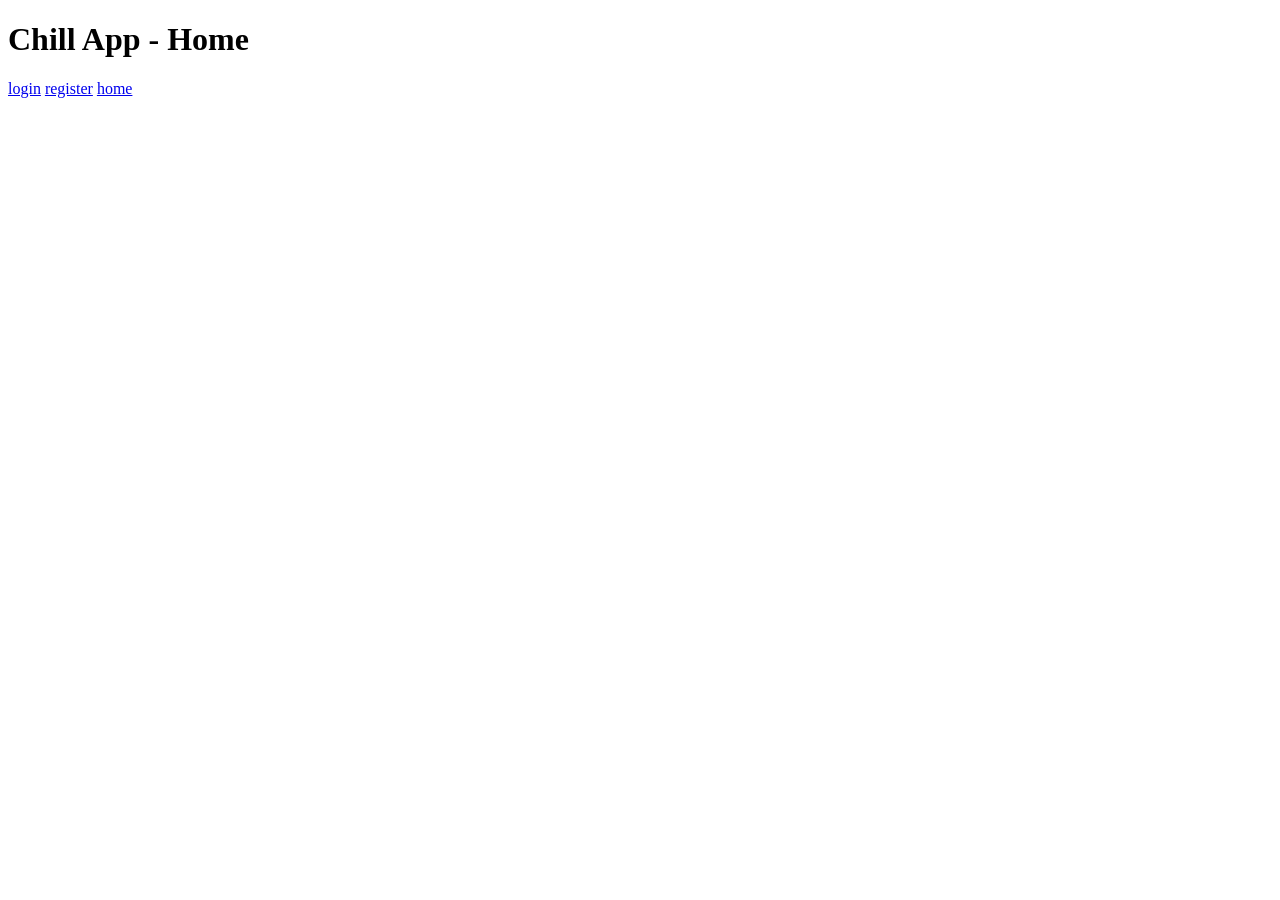
<file: styles/index.html>
<!doctype html>
<html lang="en">
  <head>
    <meta charset="UTF-8" />
    <meta
      name="viewport"
      content="width=device-width, initial-scale=1.0"
    />
    <title>Home-Chill App</title>
  </head>

  <body>
    <h1>Chill App - Home</h1>
    <a href="/pages/login.html">login</a>
    <a href="/pages/register.html">register</a>
    <a href="/pages/home.html">home </a>
  </body>
</html>
</file>
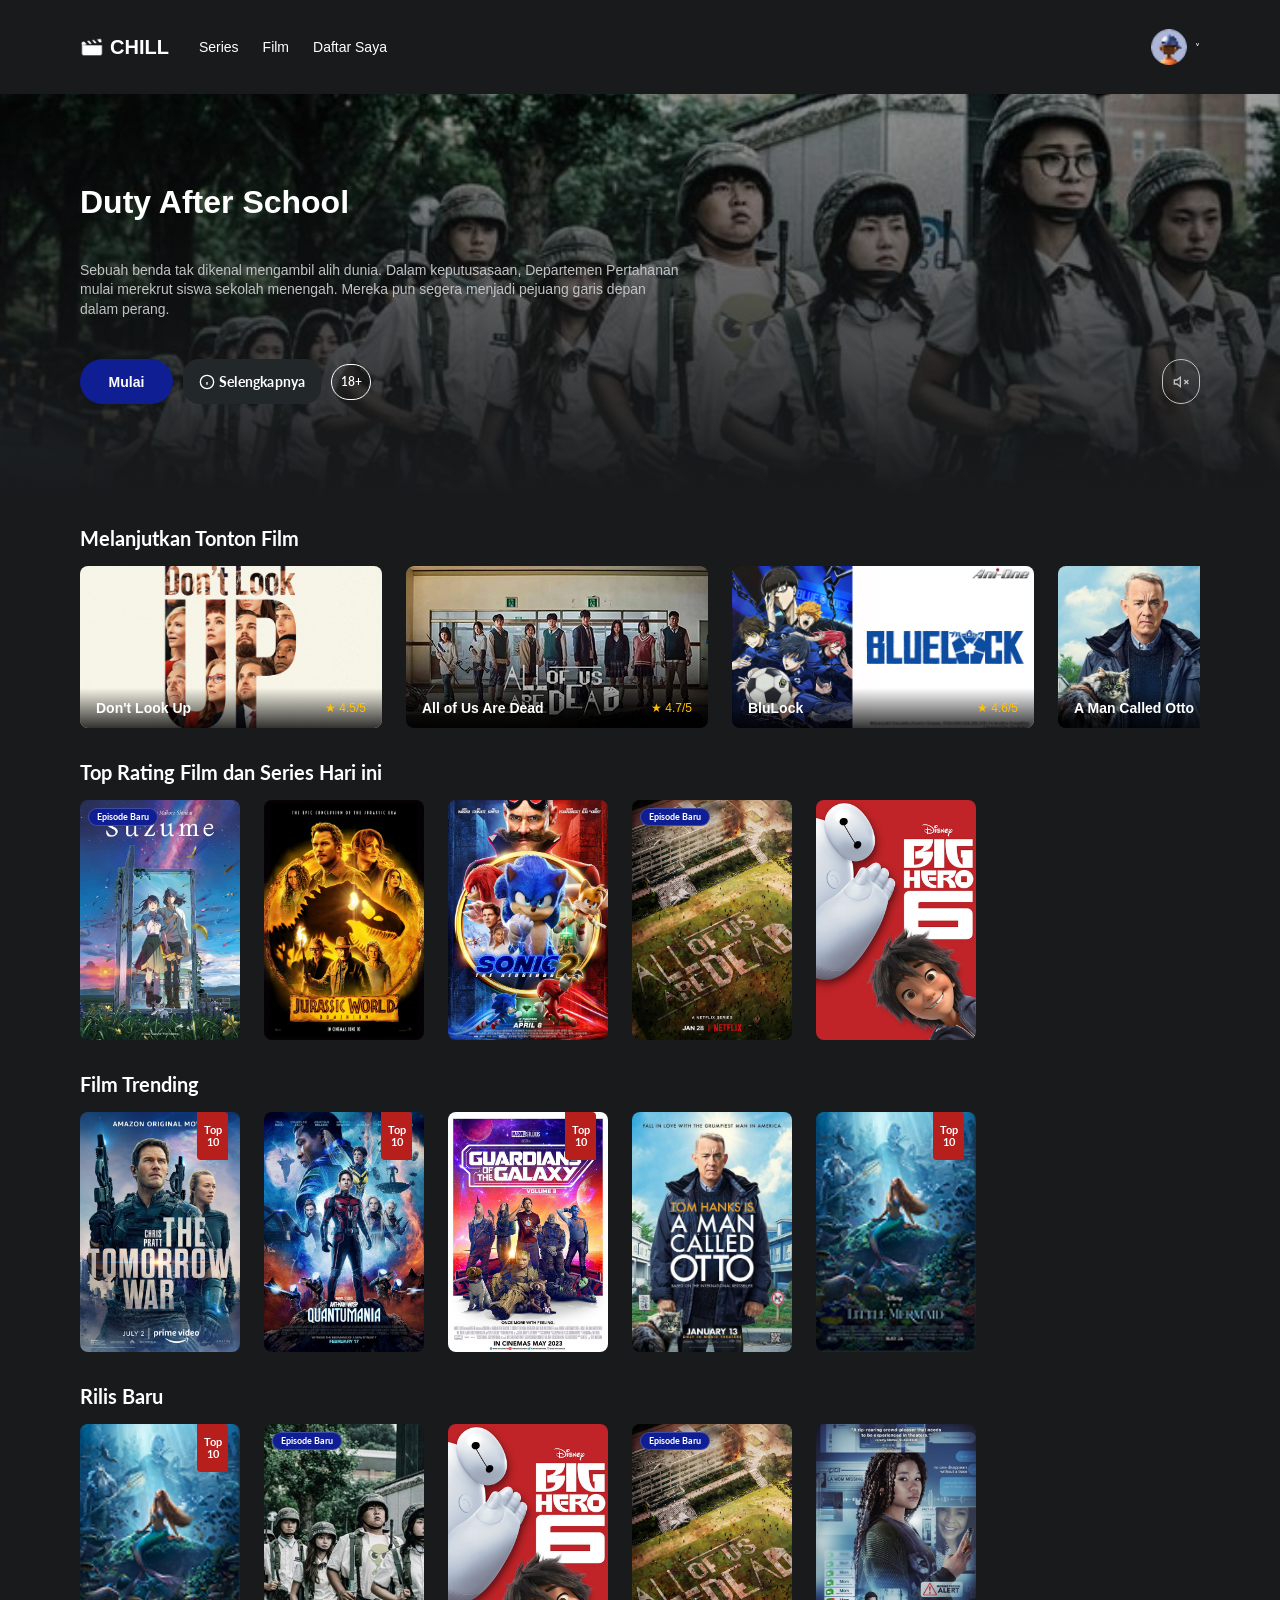
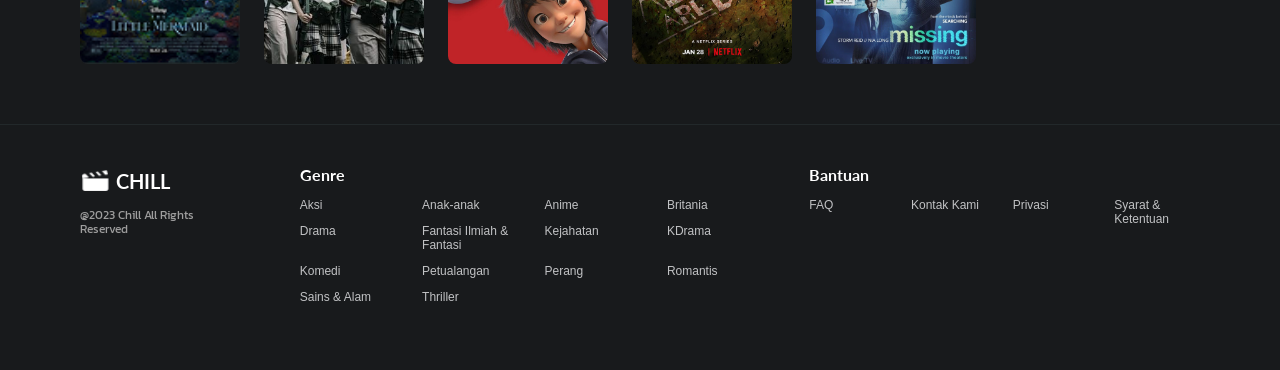
<file: pages/home.html>
<!doctype html>
<html lang="id">
  <head>
    <meta charset="UTF-8" />
    <meta
      name="viewport"
      content="width=device-width, initial-scale=1.0"
    />
    <title>Beranda - Chill</title>
    <link
      rel="stylesheet"
      href="../styles/home-mobile.css"
    />
  </head>
  <body>
    <!-- ================= HEADER / TOP BAR ================= -->
    <header class="header-container">
      <div class="header-left">
        <div class="logo-brand">
          <img
            src="../images/logo-icon.png"
            alt="Logo Icon"
            class="logo-icon-img"
          />
          <span class="logo-text">CHILL</span>
        </div>
        <nav class="top-menu">
          <a
            href="#"
            class="menu-link"
            >Series</a
          >
          <a
            href="#"
            class="menu-link"
            >Film</a
          >
          <a
            href="#"
            class="menu-link"
            >Daftar Saya</a
          >
        </nav>
      </div>

      <div class="header-right">
        <div class="profile-wrapper">
          <img
            src="../images/avatar.png"
            alt="User Avatar"
            class="avatar-img"
          />
          <span class="arrow-down">˅</span>

          <div class="profile-dropdown">
            <a
              href="#"
              class="dropdown-item item-blue"
            >
              <img
                src="../images/account.png"
                alt="Profile"
                class="icon-menu"
              />
              <span>Profil Saya</span>
            </a>
            <a
              href="#"
              class="dropdown-item"
            >
              <img
                src="../images/premium.png"
                alt="Premium"
                class="icon-menu"
              />
              <span>Ubah Premium</span>
            </a>
            <a
              href="#"
              class="dropdown-item"
            >
              <img
                src="../images/logout.png"
                alt="Logout"
                class="icon-menu"
              />
              <span>Keluar</span>
            </a>
          </div>
        </div>
      </div>
    </header>

    <!-- ================= HERO BANNER ================= -->
    <section class="hero-section">
      <div class="hero-content">
        <h1 class="hero-title">Duty After School</h1>
        <p class="hero-description">
          Sebuah benda tak dikenal mengambil alih dunia. Dalam keputusasaan,
          Departemen Pertahanan mulai merekrut siswa sekolah menengah. Mereka
          pun segera menjadi pejuang garis depan dalam perang.
        </p>

        <div class="hero-buttons">
          <div class="hero-buttons-left">
            <button class="btn-primary">Mulai</button>

            <button class="btn-secondary">
              <svg
                class="svg-icon-info"
                viewBox="0 0 24 24"
                fill="none"
                stroke="currentColor"
                stroke-width="2"
              >
                <circle
                  cx="12"
                  cy="12"
                  r="10"
                ></circle>
                <line
                  x1="12"
                  y1="16"
                  x2="12"
                  y2="12"
                ></line>
                <line
                  x1="12"
                  y1="8"
                  x2="12.01"
                  y2="8"
                ></line>
              </svg>
              <span>Selengkapnya</span>
            </button>

            <div class="icon-age">18+</div>
          </div>

          <button class="btn-mute">
            <svg
              class="svg-icon-mute"
              viewBox="0 0 24 24"
              fill="none"
              stroke="currentColor"
              stroke-width="2"
            >
              <path d="M11 5L6 9H2v6h4l5 4V5z"></path>
              <line
                x1="23"
                y1="9"
                x2="17"
                y2="15"
              ></line>
              <line
                x1="17"
                y1="9"
                x2="23"
                y2="15"
              ></line>
            </svg>
          </button>
        </div>
      </div>
    </section>

    <!-- ================= SECTION 1: MELANJUTKAN TONTON FILM ================= -->
    <section class="movie-section">
      <h2 class="section-title">Melanjutkan Tonton Film</h2>
      <div class="movie-list horizontal-scroll">
        <div class="card-continue">
          <img
            src="../images/dont-look-up.png"
            alt="Don't Look Up"
            class="card-continue-img"
          />
          <div class="card-continue-info">
            <p class="movie-name">Don't Look Up</p>
            <p class="movie-rating">★ 4.5/5</p>
          </div>
        </div>

        <div class="card-continue">
          <img
            src="../images/all-of-us-are-dead2.png"
            alt="All of Us Are Dead"
            class="card-continue-img"
          />
          <div class="card-continue-info">
            <p class="movie-name">All of Us Are Dead</p>
            <p class="movie-rating">★ 4.7/5</p>
          </div>
        </div>

        <div class="card-continue">
          <img
            src="../images/blu-lock.png"
            alt="Blue Lock"
            class="card-continue-img"
          />
          <div class="card-continue-info">
            <p class="movie-name">BluLock</p>
            <p class="movie-rating">★ 4.6/5</p>
          </div>
        </div>

        <div class="card-continue">
          <img
            src="../images/a-man-called-otto.png"
            alt="A Man Called Otto"
            class="card-continue-img"
          />
          <div class="card-continue-info">
            <p class="movie-name">A Man Called Otto</p>
            <p class="movie-rating">★ 4.7/5</p>
          </div>
        </div>
      </div>
    </section>

    <!-- ================= SECTION 2: TOP RATING FILM DAN SERIES ================= -->
    <section class="movie-section">
      <h2 class="section-title">Top Rating Film dan Series Hari ini</h2>
      <div class="movie-list horizontal-scroll">
        <div class="card-poster">
          <span class="badge-episode">Episode Baru</span>
          <img
            src="../images/suzume.png"
            alt="Suzume"
            class="poster-img"
          />
        </div>

        <div class="card-poster">
          <img
            src="../images/jurassic-world.png"
            alt="Jurassic World"
            class="poster-img"
          />
        </div>

        <div class="card-poster">
          <img
            src="../images/sonic2.png"
            alt="Sonic 2"
            class="poster-img"
          />
        </div>

        <div class="card-poster">
          <span class="badge-episode">Episode Baru</span>
          <img
            src="../images/all-of-us-are-dead.png"
            ="All of Us Are Dead"
            class="poster-img"
          />
        </div>

        <div class="card-poster">
          <img
            src="../images/big-hero-6.png"
            alt="Big Hero 6"
            class="poster-img"
          />
        </div>
      </div>
    </section>

    <!-- ================= SECTION 3: FILM TRENDING ================= -->
    <section class="movie-section">
      <h2 class="section-title">Film Trending</h2>
      <div class="movie-list horizontal-scroll">
        <div class="card-poster">
          <span class="badge-top10">Top 10</span>
          <img
            src="../images/the-tomorrow-war.png"
            alt="The Tomorrow War"
            class="poster-img"
          />
        </div>

        <div class="card-poster">
          <span class="badge-top10">Top 10</span>
          <img
            src="../images/quantumania.png"
            alt="Quantumania"
            class="poster-img"
          />
        </div>

        <div class="card-poster">
          <span class="badge-top10">Top 10</span>
          <img
            src="../images/guardians-galaxy.png"
            alt="Guardians of the Galaxy"
            class="poster-img"
          />
        </div>

        <div class="card-poster">
          <img
            src="../images/a-man-called-otto2.png"
            alt="A Man Called Otto"
            class="poster-img"
          />
        </div>

        <div class="card-poster">
          <span class="badge-top10">Top 10</span>
          <img
            src="../images/little-mermaid.png"
            alt="The Little Mermaid"
            class="poster-img"
          />
        </div>
      </div>
    </section>

    <!-- ================= SECTION 4: RILIS BARU ================= -->
    <section class="movie-section">
      <h2 class="section-title">Rilis Baru</h2>
      <div class="movie-list horizontal-scroll">
        <div class="card-poster">
          <span class="badge-top10">Top 10</span>
          <img
            src="../images/little-mermaid.png"
            alt="The Little Mermaid"
            class="poster-img"
          />
        </div>

        <div class="card-poster">
          <span class="badge-episode">Episode Baru</span>
          <img
            src="../images/duty-after-school.png"
            alt="Duty After School"
            class="poster-img"
          />
        </div>

        <div class="card-poster">
          <img
            src="../images/big-hero-6.png"
            alt="Big Hero 6"
            class="poster-img"
          />
        </div>

        <div class="card-poster">
          <span class="badge-episode">Episode Baru</span>
          <img
            src="../images/all-of-us-are-dead.png"
            alt="All of Us Are Dead"
            class="poster-img"
          />
        </div>

        <div class="card-poster">
          <img
            src="../images/missing.png"
            alt="Missing"
            class="poster-img"
          />
        </div>
      </div>
    </section>

    <!-- ================= FOOTER ================= -->
    <footer class="footer-container">
      <div class="footer-brand">
        <div class="footer-logo">
          <img
            src="../images/logo-icon.png"
            alt="Logo Icon"
            class="footer-logo-img"
          />
          <span class="footer-logo-text">CHILL</span>
        </div>
        <p class="copyright-text">@2023 Chill All Rights Reserved</p>
      </div>

      <div class="footer-links">
        <div class="footer-col">
          <h4>Genre</h4>
          <ul>
            <li><a href="#">Aksi</a></li>
            <li><a href="#">Anak-anak</a></li>
            <li><a href="#">Anime</a></li>
            <li><a href="#">Britania</a></li>
            <li><a href="#">Drama</a></li>
            <li><a href="#">Fantasi Ilmiah & Fantasi</a></li>
            <li><a href="#">Kejahatan</a></li>
            <li><a href="#">KDrama</a></li>
            <li><a href="#">Komedi</a></li>
            <li><a href="#">Petualangan</a></li>
            <li><a href="#">Perang</a></li>
            <li><a href="#">Romantis</a></li>
            <li><a href="#">Sains & Alam</a></li>
            <li><a href="#">Thriller</a></li>
          </ul>
        </div>

        <div class="footer-col">
          <h4>Bantuan</h4>
          <ul>
            <li><a href="#">FAQ</a></li>
            <li><a href="#">Kontak Kami</a></li>
            <li><a href="#">Privasi</a></li>
            <li><a href="#">Syarat & Ketentuan</a></li>
          </ul>
        </div>
      </div>
    </footer>
  </body>
</html>
</file>
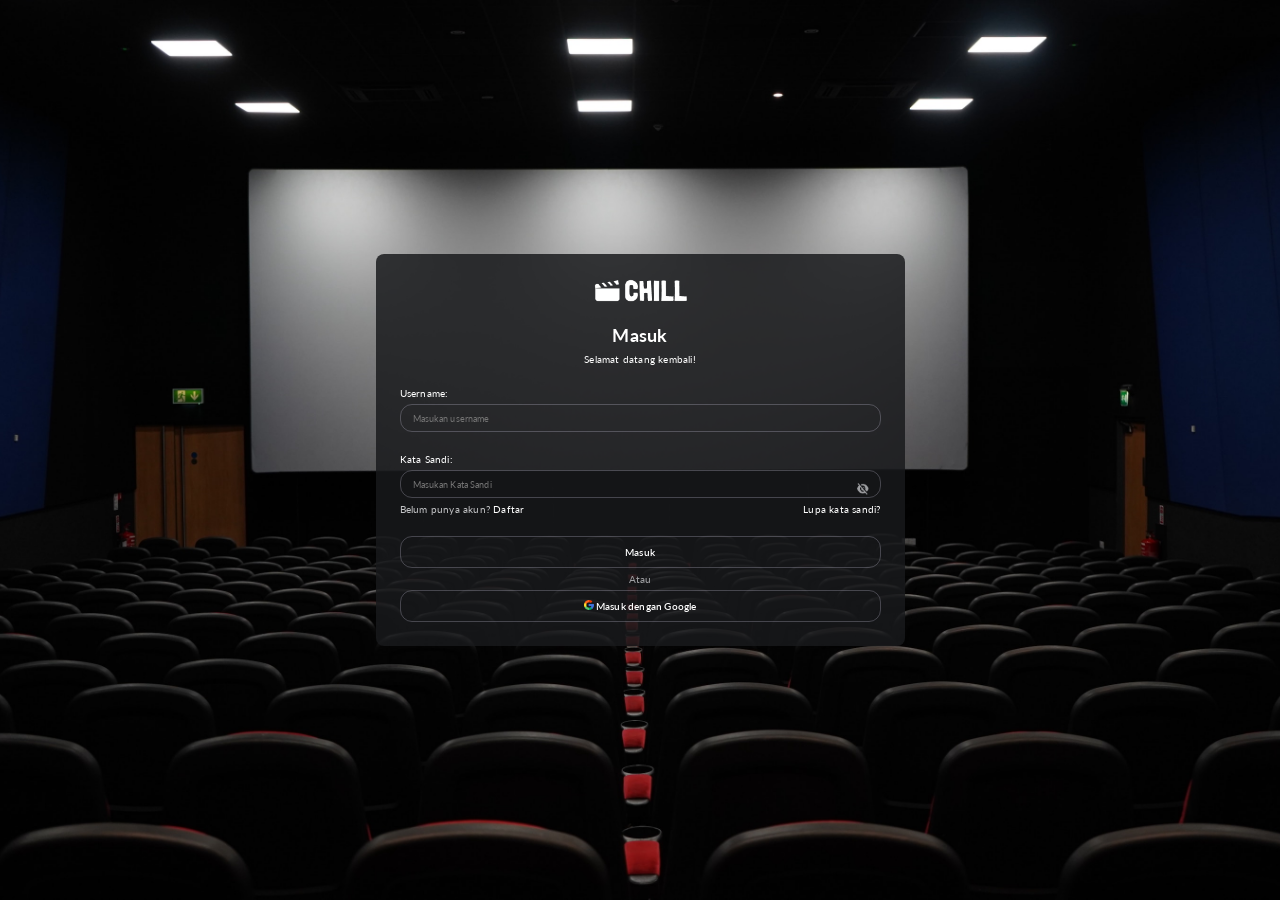
<file: pages/login.html>
<!doctype html>
<html lang="en">
  <head>
    <meta charset="UTF-8" />
    <meta
      name="viewport"
      content="width=device-width, initial-scale=1.0"
    />
    <title>Login - Chill App</title>
    <link
      rel="icon"
      href="../images/logo-icon.png"
      type="image/x-icon"
    />
    <link
      rel="stylesheet"
      href="../styles/authentication.css"
    />
  </head>
  <body>
    <main>
      <img
        class="logo"
        src="../images/logo.png"
        alt="Chill App Logo"
        width="50"
      />
      <div class="header">
        <h1>Masuk</h1>
        <p>Selamat datang kembali!</p>
      </div>
      <form
        action=""
        method="post"
      >
        <div class="form-group">
          <label for="username">Username:</label>
          <input
            class="form-input"
            type="text"
            id="username"
            name="username"
            placeholder="Masukan username"
            required
          />
        </div>
        <div class="form-group">
          <label for="password">Kata Sandi:</label>
          <input
            class="form-input"
            type="password"
            id="password"
            name="password"
            placeholder="Masukan Kata Sandi"
            required
          />

          <img
            src="../images/eye-off-icon.png "
            alt="Eye Icon"
            width="20"
          />
          <div class="auth-action">
            <p>Belum punya akun? <a href="register.html">Daftar</a></p>
            <p><a href="#">Lupa kata sandi?</a></p>
          </div>
        </div>
        <div class="form-action">
          <button type="submit">Masuk</button>
          <p>Atau</p>
          <button type="button">
            <img
              src="../images/google-icon.png"
              alt="Google Icon"
              width="20"
            />
            Masuk dengan Google
          </button>
        </div>
      </form>
    </main>
  </body>
</html>
</file>
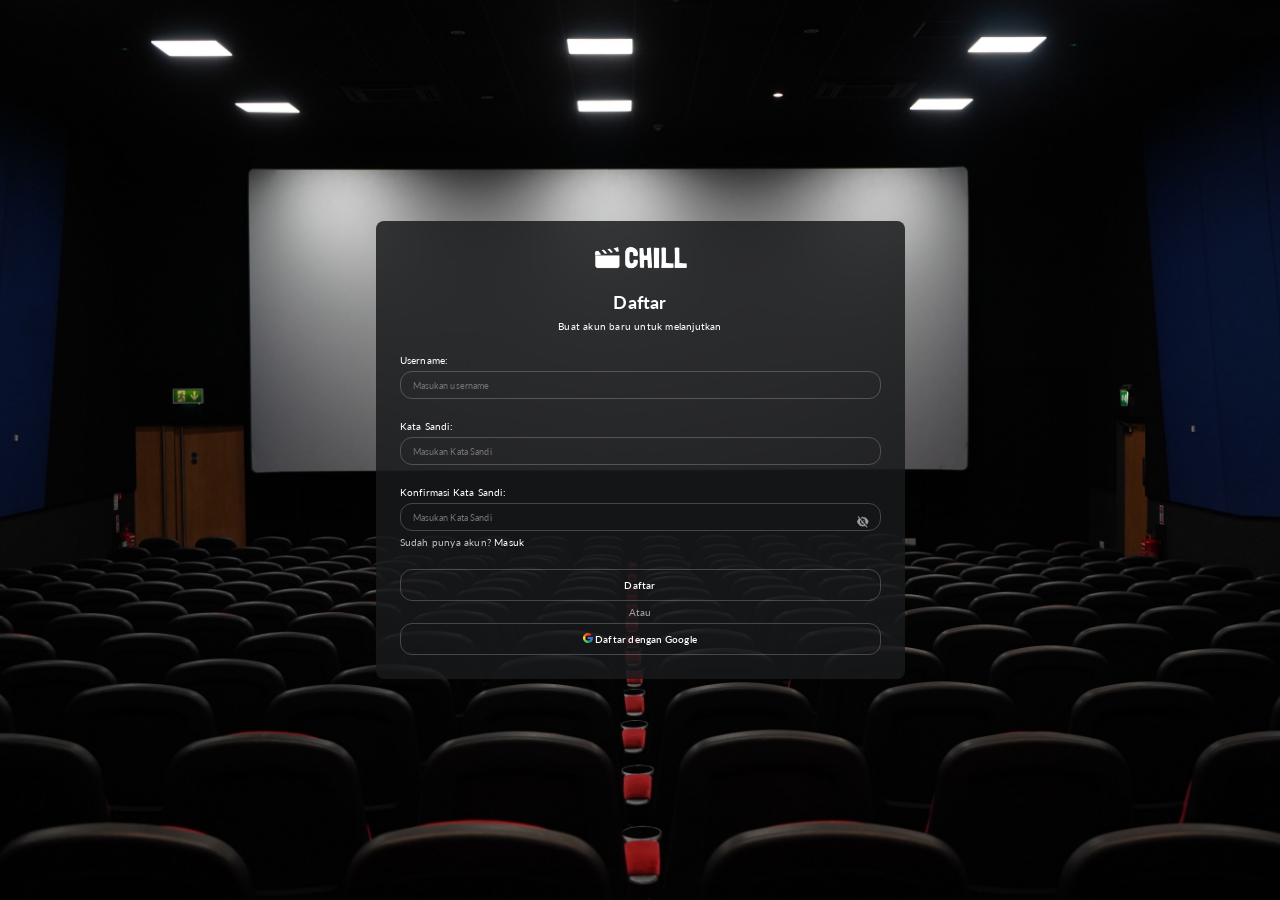
<file: pages/register.html>
<!doctype html>
<html lang="en">
  <head>
    <meta charset="UTF-8" />
    <meta
      name="viewport"
      content="width=device-width, initial-scale=1.0"
    />
    <title>Daftar - Chill App</title>
    <link
      rel="icon"
      href="../images/logo-icon.png"
      type="image/x-icon"
    />
    <link
      rel="stylesheet"
      href="../styles/authentication.css"
    />
  </head>
  <body>
    <main>
      <img
        class="logo"
        src="../images/logo.png"
        alt="Chill App Logo"
        width="50"
      />
      <div class="header">
        <h1>Daftar</h1>
        <p>Buat akun baru untuk melanjutkan</p>
      </div>
      <form
        action=""
        method="post"
      >
        <div class="form-group">
          <label for="username">Username:</label>
          <input
            class="form-input"
            type="text"
            id="username"
            name="username"
            placeholder="Masukan username"
            required
          />
        </div>
        <div class="form-group">
          <label for="password">Kata Sandi:</label>
          <input
            class="form-input"
            type="password"
            id="password"
            name="password"
            placeholder="Masukan Kata Sandi"
            required
          />
        </div>
        <div class="form-group">
          <label for="confirm-password">Konfirmasi Kata Sandi:</label>
          <input
            class="form-input"
            type="password"
            id="confirm-password"
            name="confirm-password"
            placeholder="Masukan Kata Sandi"
            required
          />
          <img
            src="../images/eye-off-icon.png "
            alt="Eye Icon"
            width="20"
          />
          <div class="auth-action">
            <p>Sudah punya akun? <a href="login.html">Masuk</a></p>
          </div>
        </div>
        <div class="form-action">
          <button type="submit">Daftar</button>
          <p>Atau</p>
          <button type="button">
            <img
              src="../images/google-icon.png"
              alt="Google Icon"
              width="20"
            />
            Daftar dengan Google
          </button>
        </div>
      </form>
    </main>
  </body>
</html>
</file>
<file: styles/home-mobile.css>
/* Import font Lato dan Kanit dari Google Fonts */
@import url("https://fonts.googleapis.com/css?family=Kanit:ital,wght@0,100;0,200;0,300;0,400;0,500;0,600;0,700;0,800;0,900;1,100;1,200;1,300;1,400;1,500;1,600;1,700;1,800;1,900&family=Lato:ital,wght@0,100;0,300;0,400;0,700;0,900;1,100;1,300;1,400;1,700;1,900&display=swap");

/*
=======================================================================
BAGIAN 1: GAYA MOBILE (MOBILE-FIRST)
-- JANGAN DIUBAH! ---
=======================================================================
*/

* {
  margin: 0;
  padding: 0;
  box-sizing: border-box;
  font-family:
    -apple-system, BlinkMacSystemFont, "Segoe UI", Roboto, sans-serif;
  -webkit-font-smoothing: antialiased;
  -moz-osx-font-smoothing: grayscale;
}

body {
  background-color: #181a1c;
  color: #ffffff;
  width: 100%;
  max-width: 360px; /* Batasan Mobile Asli */
  margin: 0 auto;
  min-height: 100vh;
  padding-bottom: 24px;
  overflow-x: hidden;
}

/* HEADER MOBILE */
.header-container {
  width: 100%;
  height: 56px;
  background-color: #181a1c;
  display: flex;
  justify-content: space-between;
  align-items: center;
  padding: 6px 16px;
  position: relative;
  z-index: 100;
}

.header-left {
  display: flex;
  align-items: center;
  gap: 12px;
}

.logo-brand .logo-text {
  display: none;
}

.logo-icon-img {
  width: 24px;
  height: 24px;
  object-fit: contain;
}

.top-menu {
  display: flex;
  align-items: center;
  gap: 12px;
}

.menu-link {
  color: #ffffff;
  text-decoration: none;
  font-size: 11px;
  font-weight: 500;
}

.header-right {
  display: flex;
  align-items: center;
}

.profile-wrapper {
  display: flex;
  align-items: center;
  gap: 6px;
  position: relative;
  cursor: pointer;
}

.avatar-img {
  width: 28px;
  height: 28px;
  border-radius: 50%;
  object-fit: cover;
}

.arrow-down {
  color: #ffffff;
  font-size: 10px;
}

/* PROFILE DROPDOWN MENU MOBILE */
.profile-dropdown {
  position: absolute;
  top: 36px;
  right: 0;
  width: 120px;
  background-color: #181a1c;
  border: 1px solid #2a2e33;
  border-radius: 6px;
  padding: 6px 0;
  display: flex;
  flex-direction: column;
  gap: 4px;
  box-shadow: 0px 4px 12px rgba(0, 0, 0, 0.5);
  z-index: 200;
  opacity: 0;
  visibility: hidden;
  transition:
    opacity 0.2s,
    visibility 0.2s;
}

.profile-wrapper:hover .profile-dropdown {
  opacity: 1;
  visibility: visible;
}

.dropdown-item {
  display: flex;
  align-items: center;
  gap: 8px;
  padding: 6px 10px;
  text-decoration: none;
  color: #ffffff;
  font-size: 10px;
}

.dropdown-item.item-blue span {
  color: #3c72fc;
}

.icon-menu {
  width: 12px;
  height: 12px;
  object-fit: contain;
}

/* HERO BANNER MOBILE */
.hero-section {
  width: 100%;
  height: 225px;
  background:
    linear-gradient(180deg, rgba(0, 0, 0, 0.3) 0%, #181a1c 100%),
    url("../images/duty-after-school.png") center/cover no-repeat;
  display: flex;
  align-items: flex-end;
  padding: 0 18px 24px 16px;
}

.hero-title-desc {
  width: 100%;
  display: flex;
  flex-direction: column;
  gap: 4px;
}

.hero-content {
  width: 100%;
}

.hero-title {
  font-size: 20px;
  font-weight: bold;
  color: #ffffff;
  margin-bottom: 4px;
}

.hero-description {
  font-size: 10px;
  color: #c1c2c4;
  line-height: 1.3;
  margin-bottom: 12px;
}

/* TOMBOL HERO MOBILE */
.hero-buttons {
  display: flex;
  align-items: center;
  justify-content: space-between;
  width: 100%;
  height: 25px;
}

.hero-buttons-left {
  display: flex;
  align-items: center;
  gap: 8px;
}

.btn-primary {
  width: 55px;
  height: 25px;
  background-color: #0f1e93;
  color: #ffffff;
  border: none;
  border-radius: 16px;
  font-size: 10px;
  font-weight: 600;
  cursor: pointer;
  display: flex;
  align-items: center;
  justify-content: center;
}

.btn-secondary {
  height: 25px;
  padding: 4px 12px 4px 8px;
  background-color: #22282a;
  color: #ffffff;
  border: none;
  border-radius: 16px;
  cursor: pointer;
  display: flex;
  align-items: center;
  gap: 4px;
}

.svg-icon-info {
  width: 12px;
  height: 12px;
  stroke: #ffffff;
  flex-shrink: 0;
}

.btn-secondary span {
  width: 76px;
  height: 17px;
  font-family: "Lato", sans-serif;
  font-weight: 700;
  font-size: 12px;
  line-height: 140%;
  letter-spacing: 0.2px;
  color: #ffffff;
  display: flex;
  align-items: center;
}

.icon-age {
  width: 30px;
  height: 25px;
  border-radius: 24px;
  border: 1px solid #ffffff;
  padding: 4px;
  display: flex;
  align-items: center;
  justify-content: center;
  font-family: "Lato", sans-serif;
  font-size: 10px;
  font-weight: 600;
  color: #ffffff;
  box-sizing: border-box;
}

.btn-mute {
  width: 24px;
  height: 25px;
  background-color: transparent;
  border: 1px solid #c1c2c4;
  border-radius: 19px;
  padding: 6px;
  cursor: pointer;
  display: flex;
  align-items: center;
  justify-content: center;
  box-sizing: border-box;
}

.svg-icon-mute {
  width: 12px;
  height: 12px;
  stroke: #c1c2c4;
  flex-shrink: 0;
}

/* MELANJUTKAN TONTON MOBILE */
.movie-section {
  padding-top: 20px;
  padding-left: 20px;
}

.card-continue {
  min-width: 200px;
  height: 110px;
  border-radius: 8px;
  overflow: hidden;
  position: relative;
  background-color: #22282a;
  flex-shrink: 0;
}

.card-continue-img {
  width: 100%;
  height: 100%;
  object-fit: cover;
}

.card-continue-info {
  position: absolute;
  bottom: 0;
  left: 0;
  right: 0;
  padding: 8px;
  background: linear-gradient(180deg, transparent 0%, rgba(0, 0, 0, 0.8) 100%);
  display: flex;
  justify-content: space-between;
  align-items: center;
}

.movie-name {
  font-size: 10px;
  font-weight: 600;
}

.movie-rating {
  font-size: 9px;
  color: #ffc107;
}

/* CARD POSTER MOBILE (Top, Trending, Rilis Baru) */
.section-title {
  font-family: "Lato", sans-serif;
  font-size: 16px;
  font-weight: 700;
  color: #ffffff;
  margin-bottom: 12px;
}

.horizontal-scroll {
  display: flex;
  gap: 16px;
  overflow-x: auto;
  padding-right: 20px;
  scrollbar-width: none;
}

.horizontal-scroll::-webkit-scrollbar {
  display: none;
}

.card-poster {
  width: 95px;
  height: 140px;
  border-radius: 8px;
  overflow: hidden;
  position: relative;
  flex-shrink: 0;
  background-color: #22282a;
}

.poster-img {
  width: 100%;
  height: 100%;
  object-fit: cover;
}

/* BADGE TOP 10 (FIGMA FRAME 80) */
.badge-top10 {
  position: absolute;
  top: 0;
  right: 12px;
  width: 31px;
  height: 48px;
  background-color: #b71f1d;
  color: #ffffff;
  font-family: "Lato", sans-serif;
  font-size: 11px;
  font-weight: 700;
  line-height: 1.1;
  border-radius: 0 4px 0 4px;
  padding: 4px;
  display: flex;
  flex-direction: column;
  align-items: center;
  justify-content: center;
  gap: 2px;
  z-index: 2;
  text-align: center;
  box-sizing: border-box;
}

.badge-episode {
  position: absolute;
  top: 7.65px;
  left: 8.06px;
  background-color: #0f1e93;
  color: #ffffff;
  font-family: "Lato", sans-serif;
  font-size: 7px;
  font-weight: 700;
  height: 14px;
  border-radius: 12px;
  border: 0.48px solid rgba(255, 255, 255, 0.2);
  padding: 1.91px 4.78px;
  display: flex;
  align-items: center;
  justify-content: center;
  z-index: 2;
  text-align: center;
  box-sizing: border-box;
}

/* FOOTER MOBILE */
.footer-container {
  margin-top: 32px;
  padding: 20px;
  background-color: #181a1c;
  border-top: 1px solid #22282a;
  display: flex;
  flex-direction: column;
  gap: 40px;
  box-sizing: border-box;
}

.footer-brand {
  display: flex;
  flex-direction: column;
  gap: 8px;
}

.footer-logo {
  display: flex;
  align-items: center;
  width: 84px;
  height: 24.75px;
  gap: 3px;
}

.footer-logo-img {
  width: 24px;
  height: 24px;
  object-fit: contain;
}

.footer-logo-text {
  font-family: "Lato", sans-serif;
  font-weight: 700;
  font-size: 16px;
  color: #ffffff;
  line-height: 1;
}

.copyright-text {
  font-family: "Kanit", sans-serif;
  font-size: 12px;
  color: #9e9e9e;
  line-height: 1.2;
}

.footer-links {
  display: flex;
  flex-direction: column;
  gap: 8px;
}

.footer-accordion {
  width: 100%;
  height: 24px;
  display: flex;
  justify-content: space-between;
  align-items: center;
  cursor: pointer;
}

.footer-accordion span:first-child {
  font-family: "Lato", sans-serif;
  font-size: 14px;
  font-weight: 500;
  color: #c1c2c4;
}

.footer-accordion span:last-child {
  font-size: 14px;
  color: #ffffff;
}

/*
=======================================================================
BAGIAN 2: RESPONSIVE DESKTOP (HANYA AKTIF JIKA LAYAR LEBAR >= 768px)
=======================================================================
*/

@media (min-width: 768px) {
  body {
    max-width: 100%;
    margin: 0;
  }

  /* HEADER DESKTOP */
  .header-container {
    width: 100%;
    height: 94px;
    padding: 25px 80px;
    justify-content: space-between;
    align-items: center;
  }

  .header-left {
    display: flex;
    align-items: center;
    gap: 30px;
    width: auto;
  }

  .logo-brand .logo-text {
    display: inline-block;
    font-size: 20px;
    font-weight: bold;
    color: #ffffff;
    margin-left: 6px;
  }

  .logo-brand {
    display: flex;
    align-items: center;
    width: auto;
  }

  .top-menu {
    display: flex;
    align-items: center;
    gap: 24px;
  }

  .menu-link {
    font-size: 14px;
  }

  .header-right {
    display: flex;
    align-items: center;
    width: auto;
  }

  .profile-wrapper {
    display: flex;
    align-items: center;
    gap: 8px;
    position: relative;
    cursor: pointer;
    width: auto;
  }

  .avatar-img {
    width: 36px;
    height: 36px;
  }

  .profile-dropdown {
    top: 44px;
    right: 0;
    width: 140px;
    padding: 8px 0;
    gap: 6px;
  }

  .dropdown-item {
    font-size: 12px;
    padding: 8px 12px;
  }

  .icon-menu {
    width: 14px;
    height: 14px;
  }

  /* HERO CONTENT DESKTOP */
  .hero-section {
    width: 100%;
    height: 400px;
    display: flex;
    justify-content: center;
    align-items: center;
    padding: 0;
  }

  .hero-content {
    display: flex;
    flex-direction: column;
    justify-content: center;
    align-items: flex-start;
    width: 1280px;
    height: auto;
    gap: 40px;
    padding-left: 80px;
    padding-right: 80px;
  }

  .hero-title-desc {
    display: flex;
    flex-direction: column;
    width: 100%;
    gap: 8px;
    align-items: flex-start;
  }

  .hero-title {
    font-size: 32px;
    margin-bottom: 0;
  }

  .hero-description {
    font-size: 14px;
    line-height: 1.4;
    max-width: 600px;
    margin-bottom: 0;
  }

  /* HERO BUTTONS DESKTOP */
  .hero-buttons {
    display: flex;
    width: 100%;
    height: auto;
    justify-content: space-between;
    align-items: center;
    padding: 0;
  }

  .hero-buttons-left {
    display: flex;
    align-items: center;
    gap: 10px;
    width: auto;
  }

  .btn-primary {
    width: 93px;
    height: 45px;
    background-color: #0f1e93;
    border-radius: 48px;
    font-size: 14px;
  }

  .btn-secondary {
    height: 45px;
    padding: 8px 16px;
    background-color: #22282a;
    display: flex;
    align-items: center;
    justify-content: center;
  }

  .svg-icon-info {
    width: 16px;
    height: 16px;
  }

  .btn-secondary span {
    font-size: 14px;
    width: auto;
  }

  .icon-age {
    width: 40px;
    height: 36px;
    font-size: 12px;
  }

  .btn-mute {
    width: auto;
    height: 45px;
    padding: 10px;
    display: flex;
    align-items: center;
    justify-content: center;
  }

  .svg-icon-mute {
    width: 16px;
    height: 16px;
  }

  /* MOVIE LIST DESKTOP */
  .movie-section {
    padding-top: 32px;
    padding-left: 80px;
    padding-right: 80px;
    position: relative;
  }

  /* TOMBOL PANAH NAVIGASI (SLIDER ARROW BUTTONS) */
  .btn-arrow-left,
  .btn-arrow-right {
    position: absolute;
    top: 50%;
    transform: translateY(-50%);
    width: 44px;
    height: 44px;
    background-color: #2f3334;
    border: 1px solid rgba(231, 227, 252, 0.23);
    border-radius: 24px;
    display: flex;
    align-items: center;
    justify-content: center;
    padding: 10px;
    gap: 10px;
    cursor: pointer;
    z-index: 10;
  }

  .btn-arrow-left {
    left: 59px;
  }

  .btn-arrow-right {
    right: 59px;
  }

  .section-title {
    font-size: 20px;
    margin-bottom: 16px;
  }

  /* HORIZONTAL SCROLL & CARD CONTINUING */
  .horizontal-scroll {
    gap: 24px;
    padding-right: 0;
  }

  .card-continue {
    width: 302px;
    min-width: 302px;
    height: 162px;
    border-radius: 8px;
  }

  .card-continue-info {
    padding: 12px 16px;
  }

  .movie-name {
    font-size: 14px;
  }

  .movie-rating {
    font-size: 12px;
  }

  .card-poster {
    width: 160px;
    height: 240px;
  }

  .badge-episode {
    font-size: 9px;
    height: 18px;
    padding: 2px 8px;
  }

  /* FOOTER DESKTOP */
  .footer-container {
    flex-direction: row;
    justify-content: space-between;
    align-items: flex-start;
    width: 100%;
    height: auto;
    padding: 40px 80px;
    gap: 80px;
    margin-top: 60px;
    box-sizing: border-box;
  }

  .footer-brand {
    display: flex;
    flex-direction: column;
    align-items: flex-start;
    width: auto;
    gap: 12px;
  }

  .footer-logo {
    display: flex;
    align-items: center;
    width: auto;
    height: auto;
    gap: 4.88px;
  }

  .footer-logo-img {
    width: 31px;
    height: 31px;
  }

  .footer-logo-text {
    font-size: 20px;
  }

  .copyright-text {
    font-size: 12px;
  }

  .footer-links {
    display: flex;
    flex-direction: row;
    align-items: flex-start;
    width: auto;
    gap: 36px;
  }

  .footer-col h4 {
    font-family: "Lato", sans-serif;
    font-size: 16px;
    font-weight: 700;
    color: #ffffff;
    margin-bottom: 12px;
  }

  .footer-col ul {
    list-style: none;
    display: grid;
    grid-template-columns: repeat(4, 1fr);
    gap: 8px 16px;
    padding: 0;
    margin: 0;
  }

  .footer-col ul a {
    color: #c1c2c4;
    text-decoration: none;
    font-size: 12px;
    display: block;
    padding: 2px 0;
  }

  .footer-col ul a:hover {
    color: #ffffff;
  }
}
</file>
<file: styles/authentication.css>
@import url("./global.css");

body {
  background-image: url("../images/bg-auth.jpg");
  background-size: cover;
  background-position: center;
  background-repeat: no-repeat;
  height: 100vh;
  display: flex;
  flex-direction: column;
  justify-content: center;
  align-items: center;
}

main {
  width: 90%;
  min-width: 306px;
  max-width: 529px;
  padding: 24px;
  background-color: rgba(24, 26, 28, 0.84);
  border-radius: 8px;
  display: flex;
  flex-direction: column;
  justify-content: center;
  align-items: center;
}

.logo {
  width: 94px;
}

.header {
  margin: 20px 0;
  text-align: center;
}

.header h1 {
  font-size: 18px;
  font-weight: 700;
  color: white;
  line-height: 140%;
  letter-spacing: 0.2px;
  margin-bottom: 4px;
}

.header p {
  font-size: 10px;
  font-weight: 400;
  color: white;
  line-height: 140%;
  letter-spacing: 0.2px;
}

form {
  width: 100%;
  display: flex;
  flex-direction: column;
  gap: 20px;
}

.form-group {
  position: relative;
  display: flex;
  flex-direction: column;
  gap: 4px;
}

.form-group label {
  font-size: 10px;
  font-weight: 400;
  color: white;
  line-height: 140%;
  letter-spacing: 0.2px;
}

.form-label {
  font-size: 10px;
  font-weight: 400;
  color: white;
  line-height: 140%;
  letter-spacing: 0.2px;
}

.form-input {
  font-size: 9px;
  font-weight: 400;
  color: rgba(193, 194, 196, 1);
  line-height: 140%;
  letter-spacing: 0.12px;

  height: 28px;
  border: 0.58px solid rgba(231, 227, 252, 0.23);
  border-radius: 12px;
  padding: 8px 12px;
  background-color: transparent;
}

.form-group img {
  position: absolute;
  top: 31px;
  right: 12px;
  cursor: pointer;
  width: 12px;
  height: 12px;
}

.auth-action {
  font-size: 10px;
  font-weight: 400;
  color: #c1c2c4;
  line-height: 140%;
  letter-spacing: 0.2px;
  text-align: center;
  display: flex;
  justify-content: space-between;
}

.auth-action a {
  color: white;
  text-decoration: none;
}

.register-action a:hover {
  text-decoration: underline;
}

.form-action {
  display: flex;
  flex-direction: column;
  justify-content: center;
  align-items: center;
  gap: 4px;
}

.form-action button {
  font-size: 10px;
  font-weight: 600;
  color: white;
  line-height: 140%;
  letter-spacing: 0.2px;

  width: 100%;
  padding: 8px 12px;
  background-color: transparent;
  border: 0.58px solid rgba(231, 227, 252, 0.23);
  border-radius: 12px;
}

.form-action button:hover {
  background-color: rgba(231, 227, 252, 0.23);
}

.form-action p {
  font-size: 10px;
  font-weight: 500;
  color: #9d9ea1;
  line-height: 140%;
  letter-spacing: 0.2px;
  text-align: center;
}

.form-action img {
  width: 10px;
  height: 10px;
}
</file>
